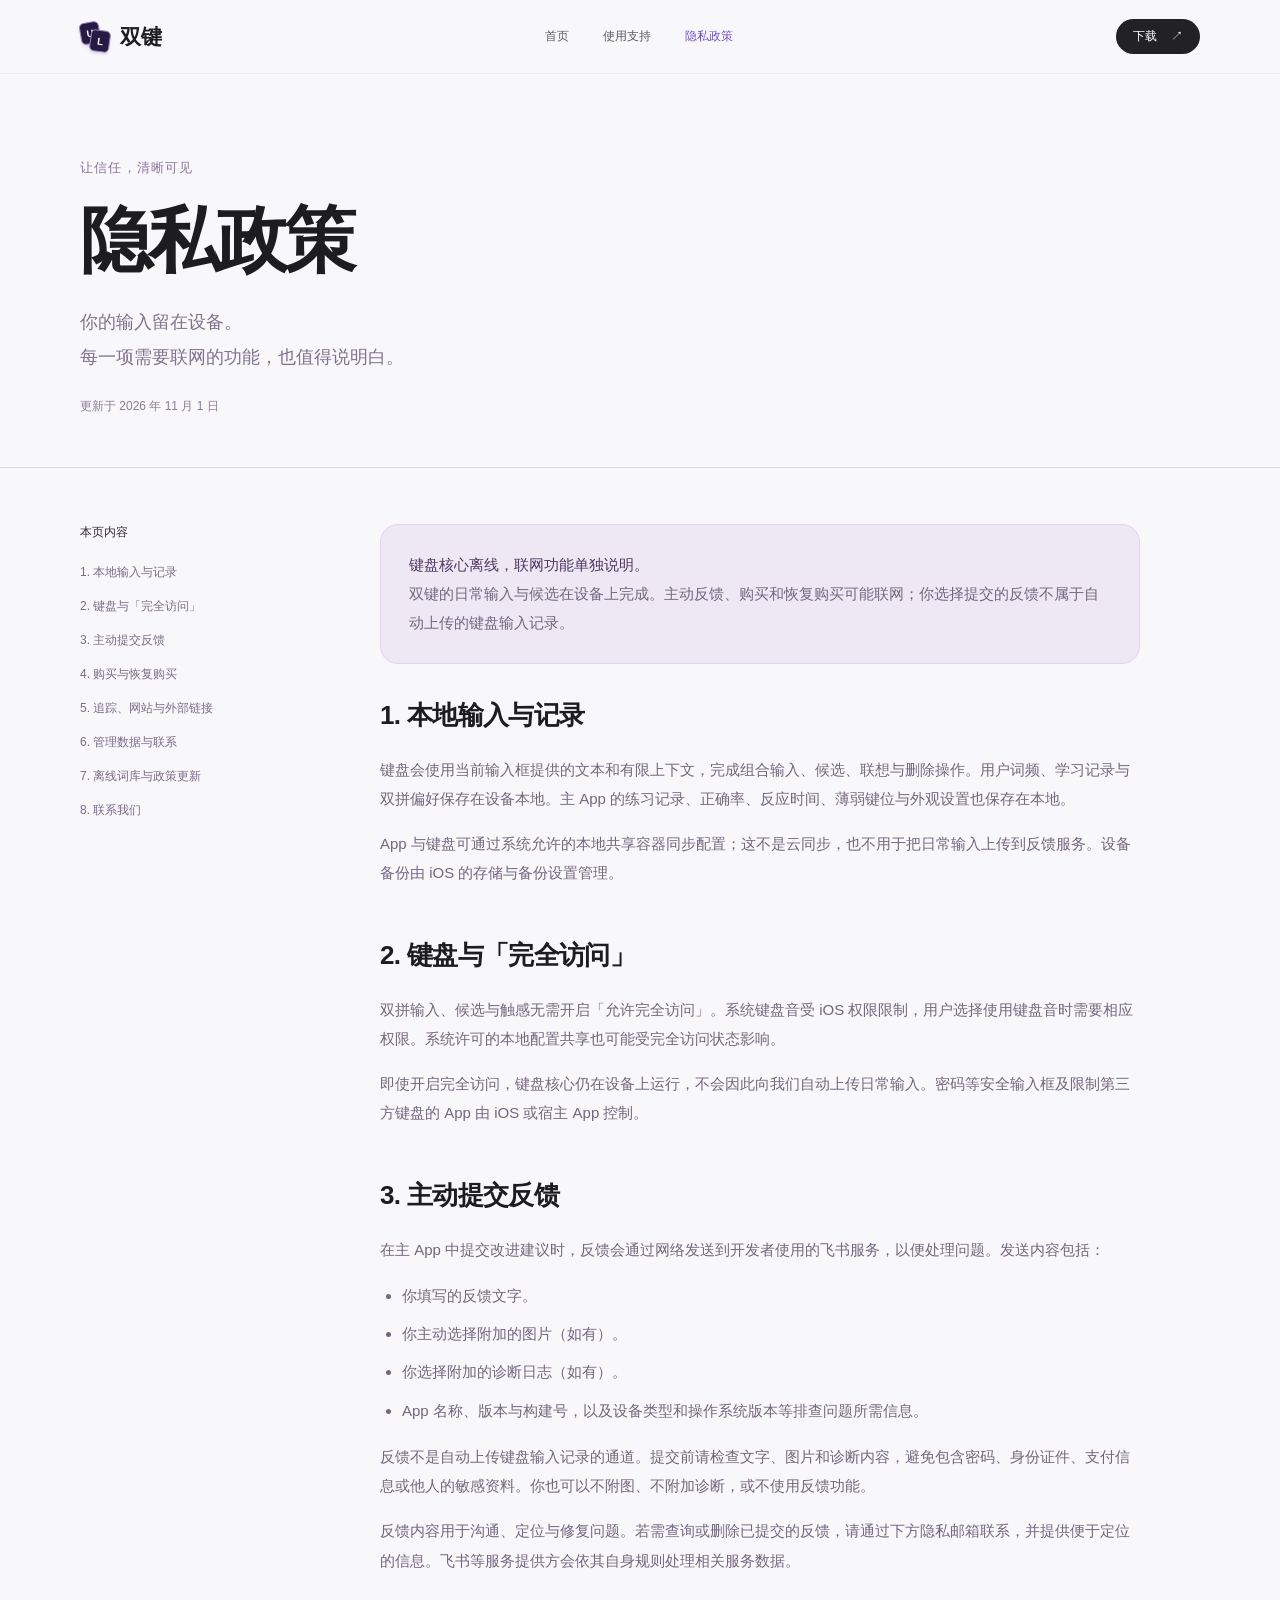
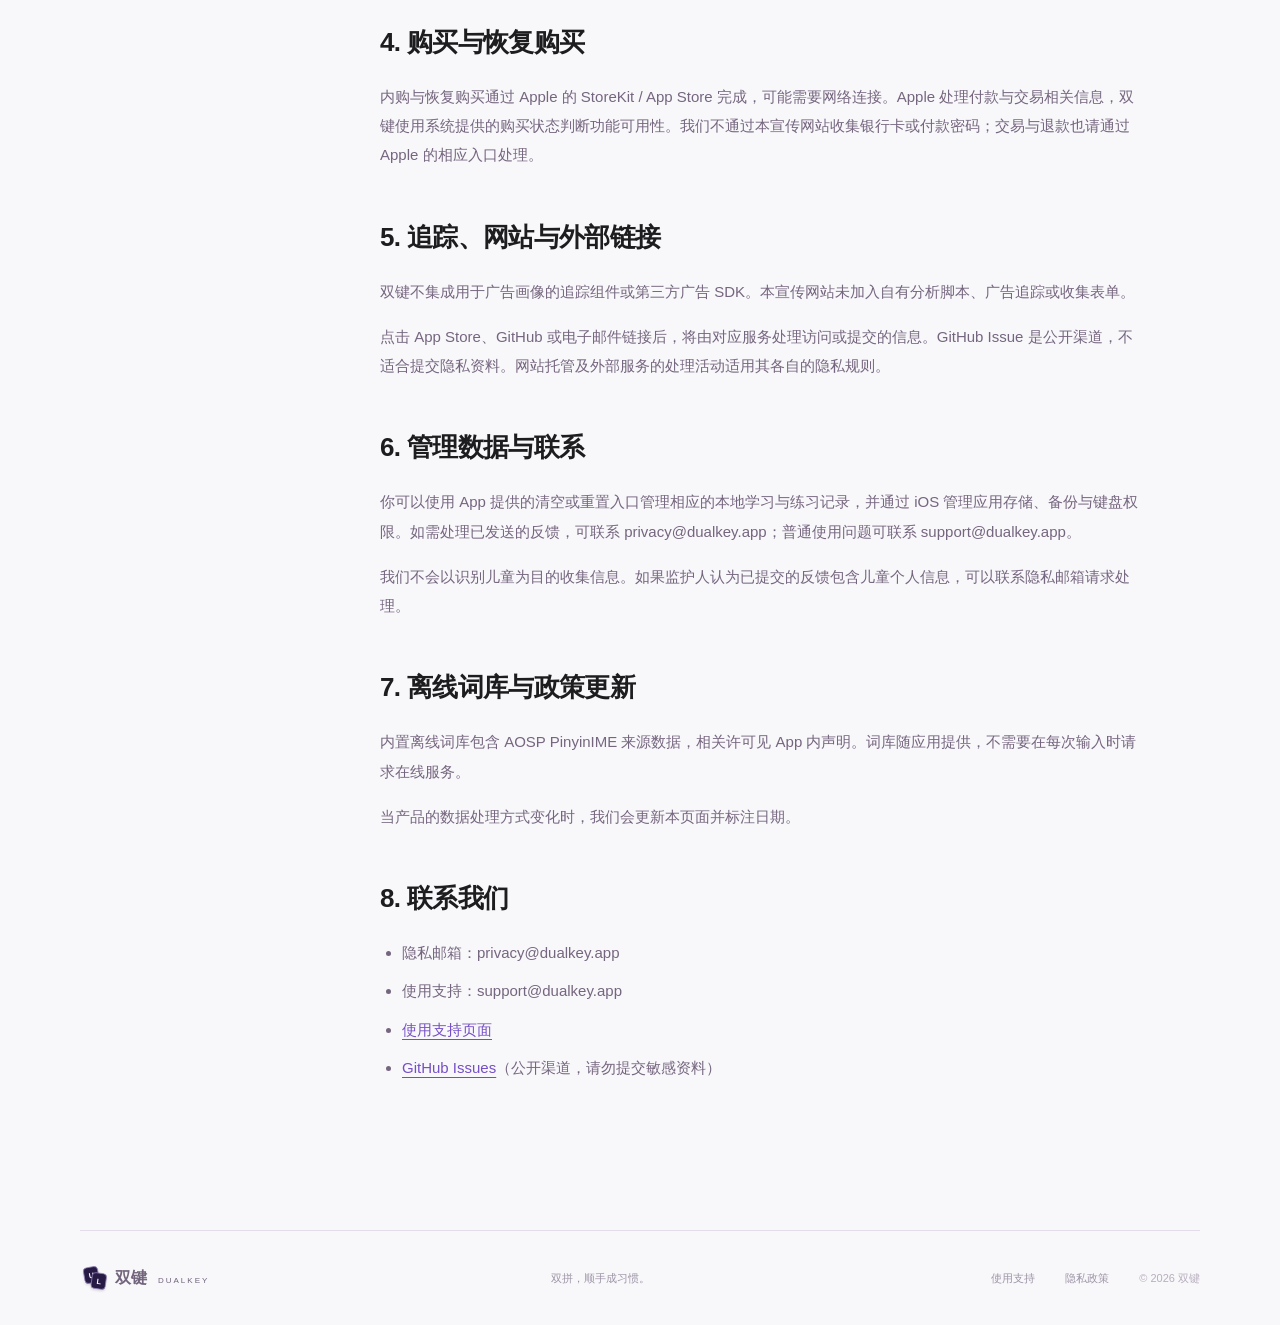
<file: site/privacy.html>
<!doctype html>
<html lang="zh-CN"><head><meta charset="utf-8"><meta name="viewport" content="width=device-width,initial-scale=1,viewport-fit=cover"><title>隐私政策 — 双键 DualKey</title><meta name="description" content="双键的本地输入、键盘权限、主动反馈与内购数据处理说明。"><meta name="theme-color" content="#f8f7fa"><link rel="icon" href="./assets/favicon.svg" type="image/svg+xml"><link rel="stylesheet" href="./style.css"><link rel="stylesheet" href="./documents.css"></head>
<body class="document-page"><a class="skip-link" href="#main">跳到主要内容</a><header class="site-header"><nav class="nav wrap" aria-label="主导航"><a class="brand" href="./"><span class="brand-symbol" aria-hidden="true"><i>U</i><i>L</i></span><span>双键</span></a><div class="nav-links"><a href="./">首页</a><a href="./support.html" >使用支持</a><a href="./privacy.html" aria-current="page">隐私政策</a></div><a class="nav-cta" href="https://apps.apple.com/cn/app/id6803302251" target="_blank" rel="noopener noreferrer">下载 <span aria-hidden="true">↗</span></a></nav></header>
<main id="main"><div class="document-hero"><div class="wrap"><p class="eyebrow">让信任，清晰可见</p><h1>隐私政策</h1><p class="document-intro">你的输入留在设备。<br>每一项需要联网的功能，也值得说明白。</p><p class="document-meta">更新于 2026 年 11 月 1 日</p></div></div><div class="document-layout wrap"><nav class="document-toc" aria-label="本页目录"><strong>本页内容</strong><a href="#privacy-1">1. 本地输入与记录</a><a href="#privacy-2">2. 键盘与「完全访问」</a><a href="#privacy-3">3. 主动提交反馈</a><a href="#privacy-4">4. 购买与恢复购买</a><a href="#privacy-5">5. 追踪、网站与外部链接</a><a href="#privacy-6">6. 管理数据与联系</a><a href="#privacy-7">7. 离线词库与政策更新</a><a href="#privacy-8">8. 联系我们</a></nav><article class="document-content"><div class="document-callout"><p><strong>键盘核心离线，联网功能单独说明。</strong><br>双键的日常输入与候选在设备上完成。主动反馈、购买和恢复购买可能联网；你选择提交的反馈不属于自动上传的键盘输入记录。</p></div><section id="privacy-1"><h2>1. 本地输入与记录</h2><p>键盘会使用当前输入框提供的文本和有限上下文，完成组合输入、候选、联想与删除操作。用户词频、学习记录与双拼偏好保存在设备本地。主 App 的练习记录、正确率、反应时间、薄弱键位与外观设置也保存在本地。</p><p>App 与键盘可通过系统允许的本地共享容器同步配置；这不是云同步，也不用于把日常输入上传到反馈服务。设备备份由 iOS 的存储与备份设置管理。</p></section><section id="privacy-2"><h2>2. 键盘与「完全访问」</h2><p>双拼输入、候选与触感无需开启「允许完全访问」。系统键盘音受 iOS 权限限制，用户选择使用键盘音时需要相应权限。系统许可的本地配置共享也可能受完全访问状态影响。</p><p>即使开启完全访问，键盘核心仍在设备上运行，不会因此向我们自动上传日常输入。密码等安全输入框及限制第三方键盘的 App 由 iOS 或宿主 App 控制。</p></section><section id="privacy-3"><h2>3. 主动提交反馈</h2><p>在主 App 中提交改进建议时，反馈会通过网络发送到开发者使用的飞书服务，以便处理问题。发送内容包括：</p><ul><li>你填写的反馈文字。</li><li>你主动选择附加的图片（如有）。</li><li>你选择附加的诊断日志（如有）。</li><li>App 名称、版本与构建号，以及设备类型和操作系统版本等排查问题所需信息。</li></ul><p>反馈不是自动上传键盘输入记录的通道。提交前请检查文字、图片和诊断内容，避免包含密码、身份证件、支付信息或他人的敏感资料。你也可以不附图、不附加诊断，或不使用反馈功能。</p><p>反馈内容用于沟通、定位与修复问题。若需查询或删除已提交的反馈，请通过下方隐私邮箱联系，并提供便于定位的信息。飞书等服务提供方会依其自身规则处理相关服务数据。</p></section><section id="privacy-4"><h2>4. 购买与恢复购买</h2><p>内购与恢复购买通过 Apple 的 StoreKit / App Store 完成，可能需要网络连接。Apple 处理付款与交易相关信息，双键使用系统提供的购买状态判断功能可用性。我们不通过本宣传网站收集银行卡或付款密码；交易与退款也请通过 Apple 的相应入口处理。</p></section><section id="privacy-5"><h2>5. 追踪、网站与外部链接</h2><p>双键不集成用于广告画像的追踪组件或第三方广告 SDK。本宣传网站未加入自有分析脚本、广告追踪或收集表单。</p><p>点击 App Store、GitHub 或电子邮件链接后，将由对应服务处理访问或提交的信息。GitHub Issue 是公开渠道，不适合提交隐私资料。网站托管及外部服务的处理活动适用其各自的隐私规则。</p></section><section id="privacy-6"><h2>6. 管理数据与联系</h2><p>你可以使用 App 提供的清空或重置入口管理相应的本地学习与练习记录，并通过 iOS 管理应用存储、备份与键盘权限。如需处理已发送的反馈，可联系 privacy@dualkey.app；普通使用问题可联系 support@dualkey.app。</p><p>我们不会以识别儿童为目的收集信息。如果监护人认为已提交的反馈包含儿童个人信息，可以联系隐私邮箱请求处理。</p></section><section id="privacy-7"><h2>7. 离线词库与政策更新</h2><p>内置离线词库包含 AOSP PinyinIME 来源数据，相关许可见 App 内声明。词库随应用提供，不需要在每次输入时请求在线服务。</p><p>当产品的数据处理方式变化时，我们会更新本页面并标注日期。</p></section><section id="privacy-8"><h2>8. 联系我们</h2><ul><li>隐私邮箱：privacy@dualkey.app</li><li>使用支持：support@dualkey.app</li><li><a href="https://zylcold.github.io/dualkey-site/support.html">使用支持页面</a></li><li><a href="https://github.com/zylcold/dualkey-site/issues">GitHub Issues</a>（公开渠道，请勿提交敏感资料）</li></ul></section></article></div></main>
<footer class="footer wrap"><a class="brand" href="./"><span class="brand-symbol" aria-hidden="true"><i>U</i><i>L</i></span><span>双键 <small>DUALKEY</small></span></a><p>双拼，顺手成习惯。</p><a href="./support.html">使用支持</a><a href="./privacy.html">隐私政策</a><span class="copyright">© 2026 双键</span></footer></body></html>
</file>
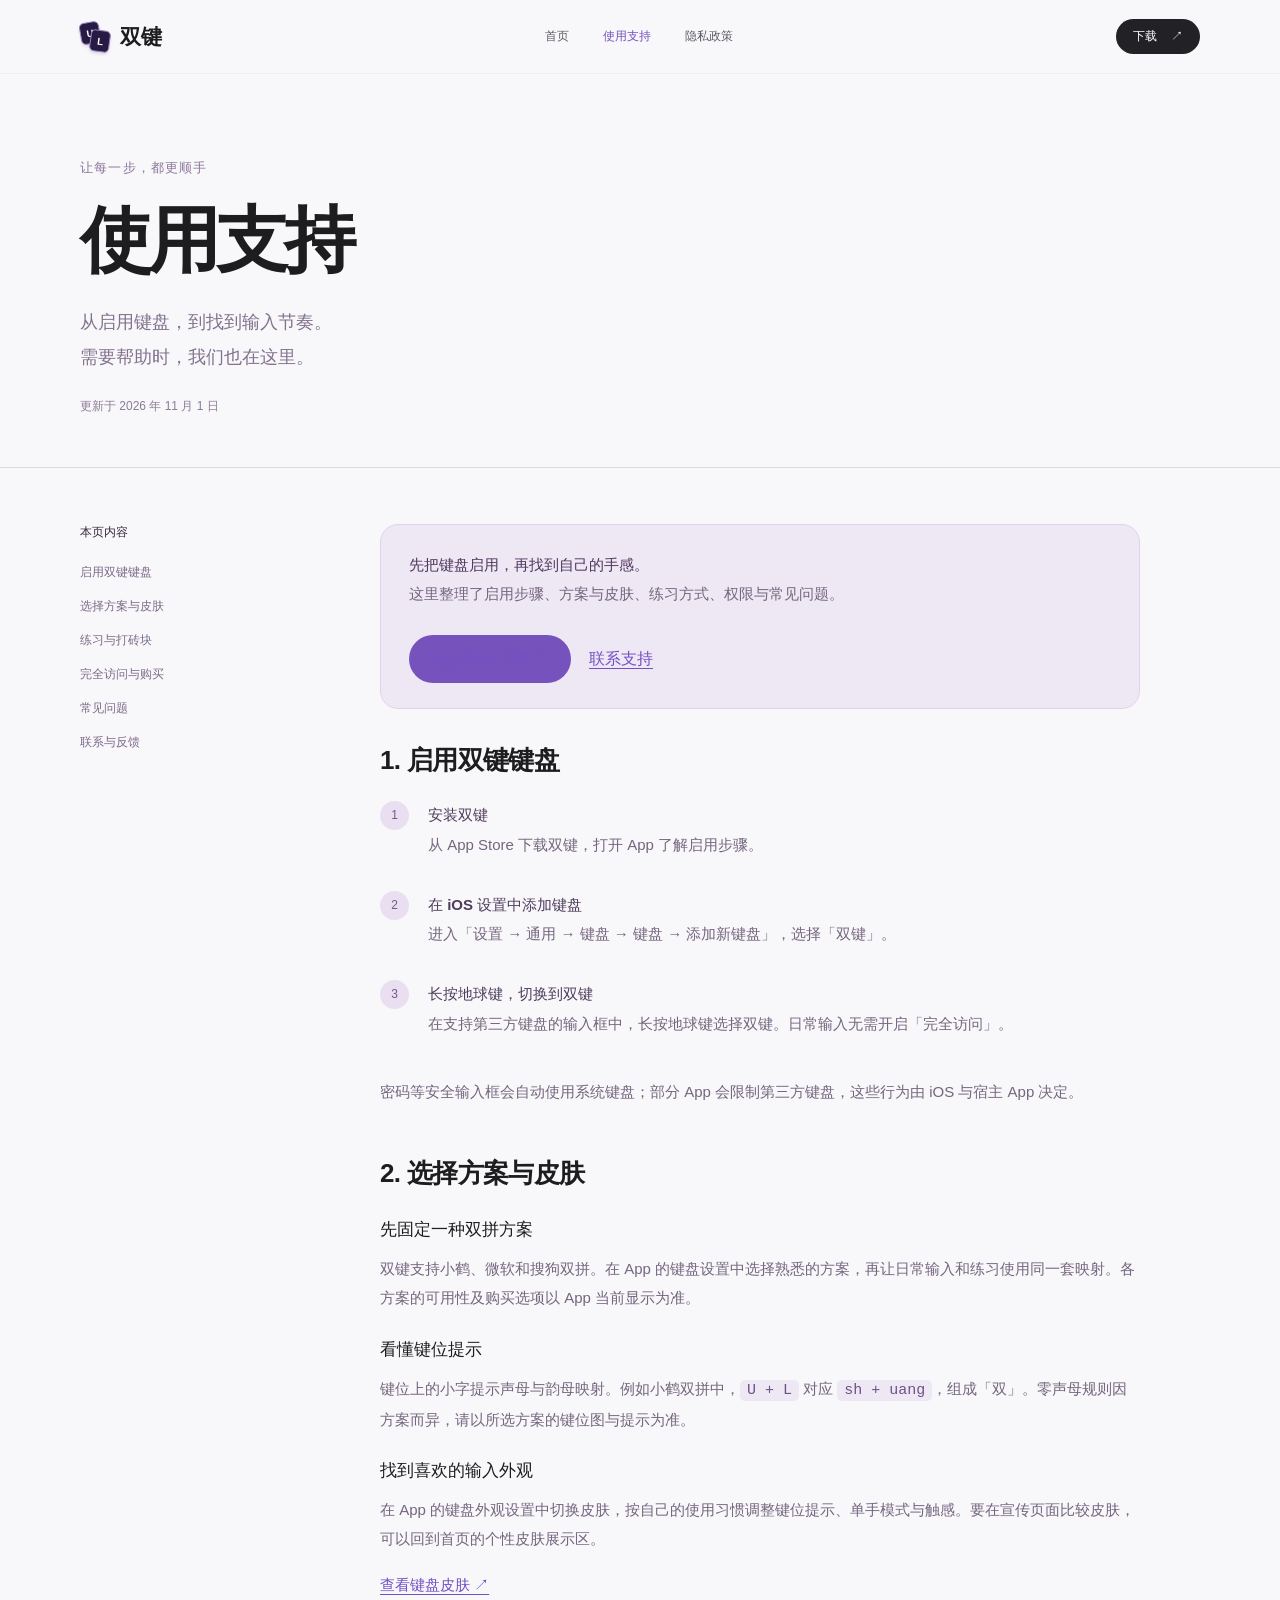
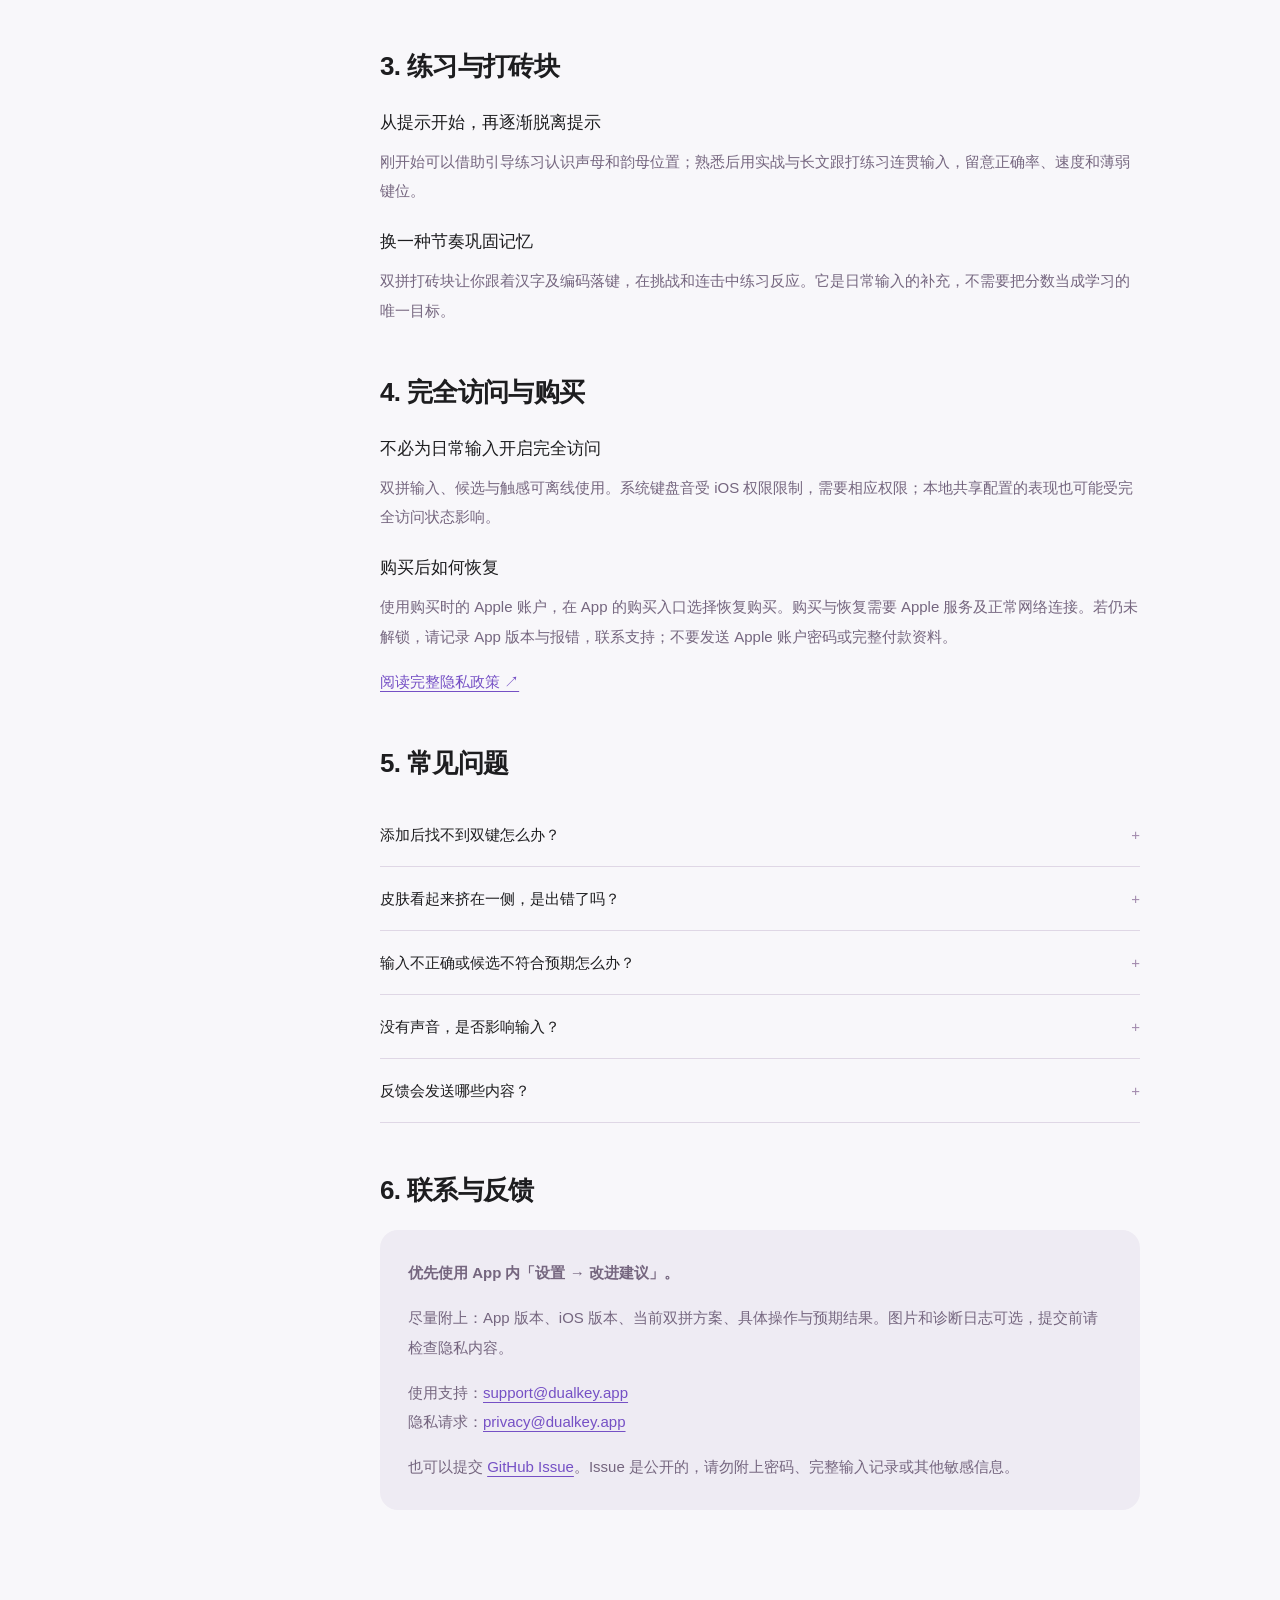
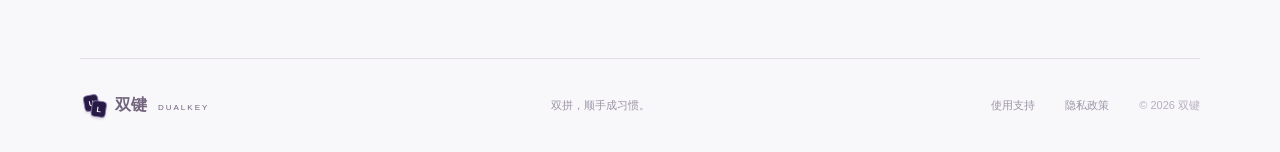
<file: site/support.html>
<!doctype html>
<html lang="zh-CN"><head><meta charset="utf-8"><meta name="viewport" content="width=device-width,initial-scale=1,viewport-fit=cover"><title>使用支持 — 双键 DualKey</title><meta name="description" content="双键启用指南、双拼方案与皮肤设置、练习方式、权限和常见问题。"><meta name="theme-color" content="#f8f7fa"><link rel="icon" href="./assets/favicon.svg" type="image/svg+xml"><link rel="stylesheet" href="./style.css"><link rel="stylesheet" href="./documents.css"></head>
<body class="document-page"><a class="skip-link" href="#main">跳到主要内容</a><header class="site-header"><nav class="nav wrap" aria-label="主导航"><a class="brand" href="./"><span class="brand-symbol" aria-hidden="true"><i>U</i><i>L</i></span><span>双键</span></a><div class="nav-links"><a href="./">首页</a><a href="./support.html" aria-current="page">使用支持</a><a href="./privacy.html" >隐私政策</a></div><a class="nav-cta" href="https://apps.apple.com/cn/app/id6803302251" target="_blank" rel="noopener noreferrer">下载 <span aria-hidden="true">↗</span></a></nav></header>
<main id="main"><div class="document-hero"><div class="wrap"><p class="eyebrow">让每一步，都更顺手</p><h1>使用支持</h1><p class="document-intro">从启用键盘，到找到输入节奏。<br>需要帮助时，我们也在这里。</p><p class="document-meta">更新于 2026 年 11 月 1 日</p></div></div><div class="document-layout wrap"><nav class="document-toc" aria-label="本页目录"><strong>本页内容</strong><a href="#enable">启用双键键盘</a><a href="#schemes">选择方案与皮肤</a><a href="#practice">练习与打砖块</a><a href="#permissions">完全访问与购买</a><a href="#troubleshooting">常见问题</a><a href="#contact">联系与反馈</a></nav><article class="document-content"><div class="document-callout"><p><strong>先把键盘启用，再找到自己的手感。</strong><br>这里整理了启用步骤、方案与皮肤、练习方式、权限与常见问题。</p><div class="document-actions"><a class="button button-purple" href="https://apps.apple.com/cn/app/id6803302251" target="_blank" rel="noopener noreferrer">App Store 下载 ↗</a><a href="mailto:support@dualkey.app">联系支持</a></div></div><section id="enable"><h2>1. 启用双键键盘</h2><ol class="support-steps"><li><strong>安装双键</strong><p>从 App Store 下载双键，打开 App 了解启用步骤。</p></li><li><strong>在 iOS 设置中添加键盘</strong><p>进入「设置 → 通用 → 键盘 → 键盘 → 添加新键盘」，选择「双键」。</p></li><li><strong>长按地球键，切换到双键</strong><p>在支持第三方键盘的输入框中，长按地球键选择双键。日常输入无需开启「完全访问」。</p></li></ol><p>密码等安全输入框会自动使用系统键盘；部分 App 会限制第三方键盘，这些行为由 iOS 与宿主 App 决定。</p></section><section id="schemes"><h2>2. 选择方案与皮肤</h2><h3>先固定一种双拼方案</h3><p>双键支持小鹤、微软和搜狗双拼。在 App 的键盘设置中选择熟悉的方案，再让日常输入和练习使用同一套映射。各方案的可用性及购买选项以 App 当前显示为准。</p><h3>看懂键位提示</h3><p>键位上的小字提示声母与韵母映射。例如小鹤双拼中，<code>U + L</code> 对应 <code>sh + uang</code>，组成「双」。零声母规则因方案而异，请以所选方案的键位图与提示为准。</p><h3>找到喜欢的输入外观</h3><p>在 App 的键盘外观设置中切换皮肤，按自己的使用习惯调整键位提示、单手模式与触感。要在宣传页面比较皮肤，可以回到首页的个性皮肤展示区。</p><p><a href="./#style">查看键盘皮肤 ↗</a></p></section><section id="practice"><h2>3. 练习与打砖块</h2><h3>从提示开始，再逐渐脱离提示</h3><p>刚开始可以借助引导练习认识声母和韵母位置；熟悉后用实战与长文跟打练习连贯输入，留意正确率、速度和薄弱键位。</p><h3>换一种节奏巩固记忆</h3><p>双拼打砖块让你跟着汉字及编码落键，在挑战和连击中练习反应。它是日常输入的补充，不需要把分数当成学习的唯一目标。</p></section><section id="permissions"><h2>4. 完全访问与购买</h2><h3>不必为日常输入开启完全访问</h3><p>双拼输入、候选与触感可离线使用。系统键盘音受 iOS 权限限制，需要相应权限；本地共享配置的表现也可能受完全访问状态影响。</p><h3>购买后如何恢复</h3><p>使用购买时的 Apple 账户，在 App 的购买入口选择恢复购买。购买与恢复需要 Apple 服务及正常网络连接。若仍未解锁，请记录 App 版本与报错，联系支持；不要发送 Apple 账户密码或完整付款资料。</p><p><a href="./privacy.html">阅读完整隐私政策 ↗</a></p></section><section id="troubleshooting"><h2>5. 常见问题</h2><details><summary>添加后找不到双键怎么办？</summary><p>先确认已安装 App，并在 iOS 的键盘列表中添加双键；关闭输入框后重新打开，再长按地球键切换。如果刚更新 App，可尝试重新打开 App 与输入界面。</p></details><details><summary>皮肤看起来挤在一侧，是出错了吗？</summary><p>请检查是否开启了单手模式。单手布局会把按键集中到一侧；希望使用完整宽度时，可在双键的键盘设置中切回常规布局。</p></details><details><summary>输入不正确或候选不符合预期怎么办？</summary><p>先确认当前双拼方案与习惯一致，再核对键位提示与编码。双键使用离线候选，不能保证每个专名或自由长句都命中预期；可以分段输入并选择候选。</p></details><details><summary>没有声音，是否影响输入？</summary><p>不会。键盘音是可选反馈。若希望使用声音，请检查 App 内键盘音选项、设备音量及系统权限；也可只使用触感。</p></details><details><summary>反馈会发送哪些内容？</summary><p>提交的文字、主动附加的图片、可选诊断日志，以及 App 与设备版本等问题排查信息，会发送到开发者使用的反馈服务。普通输入记录不会因此自动上传。发送前请检查敏感内容。</p></details></section><section id="contact"><h2>6. 联系与反馈</h2><div class="contact-box"><p><strong>优先使用 App 内「设置 → 改进建议」。</strong></p><p>尽量附上：App 版本、iOS 版本、当前双拼方案、具体操作与预期结果。图片和诊断日志可选，提交前请检查隐私内容。</p><p>使用支持：<a href="mailto:support@dualkey.app">support@dualkey.app</a><br>隐私请求：<a href="mailto:privacy@dualkey.app">privacy@dualkey.app</a></p><p>也可以提交 <a href="https://github.com/zylcold/dualkey-site/issues">GitHub Issue</a>。Issue 是公开的，请勿附上密码、完整输入记录或其他敏感信息。</p></div></section></article></div></main>
<footer class="footer wrap"><a class="brand" href="./"><span class="brand-symbol" aria-hidden="true"><i>U</i><i>L</i></span><span>双键 <small>DUALKEY</small></span></a><p>双拼，顺手成习惯。</p><a href="./support.html">使用支持</a><a href="./privacy.html">隐私政策</a><span class="copyright">© 2026 双键</span></footer></body></html>
</file>
<file: site/style.css>
@charset "UTF-8";
:root{--ink:#1d1d1f;--muted:#77757e;--purple:#7550c5;--paper:#f8f7fa;--ease:cubic-bezier(.22,1,.36,1)}
*{box-sizing:border-box}html{scroll-behavior:smooth;scroll-padding-top:80px}body{margin:0;background:var(--paper);color:var(--ink);font-family:-apple-system,BlinkMacSystemFont,"SF Pro Display","PingFang SC","Hiragino Sans GB","Noto Sans CJK SC","Microsoft Yahei",sans-serif;-webkit-font-smoothing:antialiased}body.modal-open{overflow:hidden}a{color:inherit;text-decoration:none}button{font:inherit;cursor:pointer}button,a{-webkit-tap-highlight-color:transparent}button:focus-visible,a:focus-visible,summary:focus-visible{outline:3px solid #a085ef;outline-offset:6px}button{border:0}img{max-width:100%;display:block;height:auto}h1,h2,h3,p{margin:0}h1,h2,h3{font-weight:650;letter-spacing:-.055em}button{letter-spacing:0}.wrap{width:min(1120px,calc(100% - 96px));margin-inline:auto}.mobile-only{display:none}.skip-link{position:fixed;top:-60px;left:20px;background:#fff;padding:12px;z-index:100}.skip-link:focus{top:10px}
.site-header{position:sticky;top:0;z-index:30;background:#f8f7fae6;backdrop-filter:blur(22px);border-bottom:1px solid #1d1d1f0b}.nav{height:73px;display:flex;align-items:center;justify-content:space-between}.brand{display:flex;align-items:center;gap:10px;font-size:21px;font-weight:650;letter-spacing:-.5px}.brand-symbol{width:30px;height:30px;display:inline-block;position:relative}.brand-symbol i{font-style:normal;position:absolute;background:#271b46;color:white;border:1px solid #9582b6;border-radius:5px;width:20px;height:22px;display:grid;place-items:center;font-size:10px;box-shadow:0 2px 3px #1b0c3520}.brand-symbol i:first-child{left:0;top:0;transform:rotate(-10deg)}.brand-symbol i:last-child{right:0;bottom:0;transform:rotate(8deg)}.nav-links{display:flex;gap:34px;align-items:center;font-size:12px;color:#5e5a64}.nav-links a:hover{color:var(--purple)}.nav-cta{font-size:12px;padding:9px 17px;color:#fff;background:#222125;border-radius:25px;display:flex;gap:14px;align-items:center;transition:background .25s}.nav-cta:hover{background:var(--purple)}
.hero{position:relative;overflow:hidden;min-height:1080px;background:radial-gradient(ellipse at 50% 76%,#ede7f6 0%,#f8f7fa 48%)}.hero-copy{position:relative;z-index:2;text-align:center;padding-top:73px}.eyebrow{font-size:13px;font-weight:550;letter-spacing:.09em}.hero-eyebrow{display:flex;align-items:center;justify-content:center;gap:9px;color:#777080}.tiny-key{border-radius:5px;padding:4px 5px;box-shadow:0 2px 6px #3a264d10;border:1px solid #ddd5e7;color:#6a527b;line-height:1;background:#fefcff;font-size:10px}.hero h1{font-size:clamp(66px,7.6vw,104px);line-height:1.14;margin-top:25px;letter-spacing:-.07em}.hero h1 span{background:linear-gradient(110deg,#2e1b4d 3%,#654d99 40%,#ab8bcc 90%);-webkit-background-clip:text;background-clip:text;color:transparent}.hero-intro{color:#89828f;font-size:21px;letter-spacing:.035em;margin-top:24px;font-weight:400}.hero-actions{display:flex;justify-content:center;align-items:center;gap:30px;margin-top:28px}.button{display:inline-flex;align-items:center;justify-content:center;gap:25px;font-size:14px;font-weight:500;padding:15px 25px;border-radius:40px;transition:transform .3s,background .3s}.button:hover{transform:translateY(-2px)}.button-dark{background:#252228;color:#fff}.button-dark:hover{background:#594171}.button-purple{background:#7652bd;color:white}.button-purple:hover{background:#6842af}.text-button{background:transparent;color:var(--purple);display:inline-flex;gap:12px;align-items:center;font-size:14px;padding:5px 0}.text-button:hover{color:#9d77d7}.play-small{width:20px;height:20px;border:1px solid #9477ba;border-radius:50%;display:grid;place-items:center;font-size:7px;padding-left:1px}.hero-art{position:relative;width:min(1050px,92vw);margin:-15px auto 0;height:480px}.hero-art img{position:relative;width:810px;margin:auto;transform:rotate(-7deg) translateY(-10px);animation:float 8s ease-in-out infinite;filter:drop-shadow(0 36px 38px #49326017)}.hero-halo{position:absolute;width:640px;max-width:90%;height:190px;bottom:20px;left:50%;transform:translateX(-50%);border-radius:50%;background:#d4c4e7;filter:blur(65px);opacity:.25}.art-caption{position:absolute;left:50%;bottom:-4px;transform:translateX(-50%);font-size:12px;letter-spacing:.16em;color:#968b9f}.hero-bottom{border-top:1px solid #34233f13;position:relative;margin-top:38px;display:flex;justify-content:space-between;align-items:center;padding:25px 0;color:#918896;font-size:12px}.hero-bottom span{font-size:13px;font-weight:600;color:#5e5367}.hero-bottom em{font-size:9px;font-style:normal;letter-spacing:3px;margin-left:13px;font-weight:400;color:#a79cab}.hero-bottom p{position:absolute;left:50%;transform:translateX(-50%)}.scroll-cue{border:1px solid #cfc6d8;border-radius:50%;height:29px;width:29px;display:grid;place-items:center;font-size:15px}
.section-dark{background:#101014;color:#f5f3f8}.input-section{padding:130px 0 105px}.section-heading h2,.style-copy h2{font-size:clamp(48px,5.3vw,70px);line-height:1.16;margin-top:22px}.section-heading h2 span{color:#a49aae}.section-dark .eyebrow{color:#a493ba}.section-intro{font-size:18px;line-height:1.9;color:#8f8a96;letter-spacing:-.015em;margin-top:25px}.input-section .section-intro{color:#9d97a5}.input-demo{margin-top:67px;border-top:1px solid #ffffff22;border-bottom:1px solid #ffffff22;padding:26px 0 28px}.demo-top,.demo-bottom{display:flex;justify-content:space-between;align-items:center}.demo-top>span{color:#7c7487;font-size:12px}.word-switch{display:flex;padding:4px;background:#222026;border-radius:25px;gap:2px}.word-switch button{background:transparent;color:#8d8498;width:46px;height:31px;border-radius:20px;font-size:13px;transition:all .3s}.word-switch button.active{background:#51406b;color:#f7f0ff}.demo-flow{display:flex;gap:48px;align-items:center;justify-content:center;padding:60px 0 67px}.demo-key{position:relative;border:1px solid #695880;border-radius:25px;width:164px;height:180px;display:flex;flex-direction:column;align-items:center;justify-content:center;background:linear-gradient(150deg,#342846,#21192d);box-shadow:inset 0 2px 2px #b799dc17,0 10px 0 #130e1b,0 12px 0 #65527766,0 22px 24px #0003;transition:transform .22s,box-shadow .22s,background .22s}.demo-key b{font-family:Arial,sans-serif;font-weight:400;font-size:67px;line-height:1}.demo-key>span{font-size:19px;color:#c9b4e1;margin-top:10px}.demo-key small{position:absolute;font-size:11px;font-weight:400;color:#73677f;bottom:-40px}.demo-plus,.demo-equals{font-size:29px;font-weight:200;color:#676071}.demo-key.pressed{transform:translateY(7px);background:linear-gradient(150deg,#755397,#47325f);box-shadow:inset 0 2px 15px #e6b8ff20,0 2px 0 #130e1b,0 3px 0 #9675bb99,0 8px 16px #0003}.demo-result{width:150px;text-align:center;transition:transform .4s,opacity .4s}.demo-result b{font-size:107px;font-weight:500;line-height:1.2;color:#d5beec}.demo-result span{display:block;font-size:17px;color:#81728f;margin-top:12px}.demo-result.flash{transform:scale(1.12)}.demo-bottom p{font-size:13px;color:#877e91}.text-button.light{color:#c6a8e9;font-size:12px}.input-details{display:grid;grid-template-columns:repeat(3,1fr);margin-top:45px;gap:40px}.input-details strong{font-size:16px;font-weight:500}.input-details p{font-size:13px;color:#88828f;margin-top:13px;line-height:1.8}
.style-section{padding:150px 0 145px;background:#f6f4f8;overflow:hidden;transition:background .6s}.style-section[data-theme=forest]{background:#f2f5f0}.style-section[data-theme=mechanical]{background:#f4f4f3}.style-layout{display:grid;grid-template-columns:.85fr 1.15fr;gap:70px;align-items:center}.style-copy .eyebrow{color:#95849e}.style-copy h2 span{color:#8c709f}.style-copy .section-intro{font-size:16px;line-height:1.95}.swatches{display:flex;gap:13px;margin-top:35px}.swatch{width:32px;height:32px;display:grid;place-items:center;background:transparent;border-radius:50%;border:1px solid transparent;transition:border-color .25s}.swatch span{display:block;width:22px;height:22px;border-radius:50%;box-shadow:inset 0 1px 3px #0002}.swatch.purple span{background:linear-gradient(145deg,#725b96,#261d38)}.swatch.forest span{background:linear-gradient(145deg,#f3f0e6,#91ad87)}.swatch.mechanical span{background:linear-gradient(145deg,#acadb0 45%,#eea400 46%,#eea400 70%,#00899b 71%)}.swatch.outline span{background:#102419;border:2px solid #578466}.swatch.classic span{background:linear-gradient(135deg,#fff 50%,#171717 51%);border:1px solid #bbb}.swatch.selected{border-color:#8e7b9c}.swatch:hover{border-color:#aaa}.skin-name{font-size:13px;margin-top:19px;color:#5c4d69}.skin-name span{display:block;font-size:12px;margin-top:7px;color:#7c7186}.keyboard-stage{position:relative;min-height:480px;display:flex;flex-direction:column;justify-content:center;align-items:center}.keyboard-stage img{width:100%;height:auto;aspect-ratio:588/530;object-fit:contain;border-radius:34px;transform:rotate(-3deg);box-shadow:4px 28px 38px #25202c25;position:relative;transition:opacity .2s,transform .5s}.keyboard-stage img.switching{opacity:0;transform:rotate(-1deg) translateY(5px)}.keyboard-aura{position:absolute;inset:5%;border-radius:50%;background:#d6cae5;filter:blur(55px);opacity:.55;transition:background .6s}.style-section[data-theme=forest] .keyboard-aura{background:#d8e4c9}.style-section[data-theme=mechanical] .keyboard-aura{background:#e5d5bc}.stage-caption{margin-top:42px;font-size:11px;color:#a29aa8;letter-spacing:.06em}
.practice-section{background:#efeff1;padding:125px 0 120px}.practice-section .eyebrow{color:#8d8398}.practice-section .section-heading{margin-bottom:58px}.practice-section .section-heading h2 span{color:#9c92a6;margin-left:15px}.practice-grid{display:grid;grid-template-columns:1fr 1fr;gap:25px}.practice-card{overflow:hidden;position:relative;border-radius:28px;min-height:800px}.follow-card{background:linear-gradient(145deg,#fff,#e7e3ee)}.card-copy{padding:45px 43px 0;position:relative;z-index:2}.card-eyebrow{font-size:12px;color:#92809e}.card-copy h3{font-size:40px;line-height:1.25;margin-top:18px}.card-copy p{font-size:13px;line-height:1.9;color:#786f81;margin-top:18px}.phone-shell{border-radius:28px;overflow:hidden;width:250px;box-shadow:0 25px 50px #0002;transform:rotate(7deg);margin:37px auto -105px;outline:1px solid #ffffff26;outline-offset:3px}.phone-shell img{width:100%;height:auto}.game-card{background:radial-gradient(ellipse at 65% 55%,#312942,#15131c 80%);color:#f7f4fc}.game-card .card-eyebrow{color:#aa92c9}.game-card h3 span{color:#b29bc9}.game-card .card-copy p{color:#9d8eaf}.game-card .phone-shell{transform:rotate(-7deg)}.card-note{position:absolute;bottom:0;left:0;width:100%;padding:35px 40px 24px;background:linear-gradient(transparent,#e9e5ef 60%);font-size:11px;letter-spacing:.06em;color:#8e7da1;display:flex;align-items:center;gap:7px}.game-card .card-note{background:linear-gradient(transparent,#18141e 60%);color:#aa95c1}.note-dot{height:5px;width:5px;border-radius:50%;background:currentColor}
.privacy-section{text-align:center;padding:120px 0 105px;background:#f8f7fa}.privacy-section .lock-icon{width:45px;height:45px;margin:0 auto 24px;color:#9b7cb5}.lock-icon svg{width:100%;height:100%}.privacy-section .eyebrow{color:#91829f}.privacy-section h2{font-size:clamp(45px,5vw,65px);line-height:1.25;margin-top:22px}.privacy-section h2 span{color:#9b80b1}.privacy-section .section-intro{font-size:16px;line-height:1.95}.privacy-section .text-button{margin-top:22px;font-size:13px}
.film-section{padding:10px 0 125px}.film-banner{border-radius:28px;position:relative;overflow:hidden;min-height:410px;background:#0a0611}.film-banner>img{width:100%;height:440px;object-fit:cover;object-position:20% 50%;opacity:.5;transform:scale(1.05)}.film-overlay{position:absolute;inset:0;padding:62px;background:linear-gradient(90deg,#09050fdd,#09050f40 65%,transparent)}.film-overlay .eyebrow{color:#b49ec8;font-size:11px}.film-overlay h2{color:#f7f3fa;font-size:52px;line-height:1.2;margin-top:17px}.film-play{margin-top:27px;background:#e7dbf61a;color:#f2e7fc;border:1px solid #bfa0e046;border-radius:25px;font-size:12px;padding:12px 20px;display:flex;gap:13px;align-items:center;backdrop-filter:blur(10px);transition:background .3s}.film-play:hover{background:#b791e344}.film-play span{font-size:9px}
.faq-section{padding-bottom:125px;display:grid;grid-template-columns:.85fr 1.15fr;gap:65px}.faq-title .eyebrow{color:#9d90a8}.faq-title h2{font-size:33px;margin-top:20px}.faq-list details{border-bottom:1px solid #dfdbe4;padding:24px 0}.faq-list details:first-child{padding-top:0}.faq-list summary{list-style:none;display:flex;justify-content:space-between;align-items:center;gap:20px;font-size:14px;cursor:pointer;line-height:1.6}.faq-list summary::-webkit-details-marker{display:none}.faq-list summary>span{font-size:21px;font-weight:300;color:#a196ac;transition:transform .25s}.faq-list details[open] summary>span{transform:rotate(45deg)}.faq-list details p{font-size:13px;line-height:1.95;color:#8c8295;padding:17px 30px 0 0}
.closing{padding:95px 0 105px;text-align:center;background:linear-gradient(135deg,#e9e2f0,#efebf5 50%,#e8dfef);position:relative;overflow:hidden}.closing-icon{transform:scale(1.6);margin-bottom:34px}.closing h2{font-size:60px;line-height:1.2}.closing h2 span{color:#806391}.closing p{color:#786584;font-size:15px;line-height:1.9;margin-top:22px}.closing .button{margin-top:30px}.guide-link{display:flex;margin:16px auto 0;font-size:12px}.closing-meta{display:block;font-size:10px;color:#a799af;letter-spacing:.06em;margin-top:18px}.footer{display:flex;align-items:center;gap:30px;padding-top:32px;padding-bottom:32px;color:#9d95a6;font-size:11px}.footer .brand{font-size:16px;margin-right:auto;color:#71647c}.footer .brand-symbol{transform:scale(.75);margin-right:-5px}.footer .brand small{font-size:8px;font-weight:400;letter-spacing:2px;margin-left:8px}.footer>p{margin-right:auto}.copyright{color:#b7aebe}
dialog{border:0;padding:0;max-height:90dvh;overflow:auto;border-radius:25px;color:var(--ink);box-shadow:0 25px 120px #0005}dialog::backdrop{background:#121017bf;backdrop-filter:blur(15px)}.film-dialog{width:min(1100px,94vw);background:#100c16}.film-dialog video{width:100%;display:block;max-height:70dvh;background:black}.film-dialog p{padding:20px 25px;font-size:12px;color:#b0a0c0;letter-spacing:.04em}.dialog-close{width:33px;height:33px;border-radius:50%;background:#ffffffde;color:#332e3b;position:absolute;right:15px;top:15px;font-size:23px;line-height:1;z-index:2;box-shadow:0 2px 12px #0002}.guide-dialog{width:min(530px,92vw);background:#f8f7fa;padding:45px}.guide-dialog>.brand-symbol{margin-bottom:25px;transform:scale(1.25)}.guide-dialog .eyebrow{color:#a08aaf;font-size:11px}.guide-dialog h2{font-size:32px;margin-top:13px}.guide-dialog ol{list-style:none;padding:0;display:grid;gap:24px;margin:35px 0 25px}.guide-dialog li{display:flex;gap:16px}.guide-dialog li>span{width:25px;height:25px;flex-shrink:0;background:#ebe3f2;color:#9071a8;font-size:12px;display:grid;place-items:center;border-radius:50%}.guide-dialog li strong{font-size:14px;font-weight:550}.guide-dialog li p{font-size:12px;line-height:1.9;color:#94899f;margin-top:8px}.guide-note{font-size:11px;color:#7e7288;margin-bottom:25px}.guide-done{font-size:12px;width:100%}
.reveal{opacity:1;transform:none}.js-motion .reveal{opacity:0;transform:translateY(35px);transition:opacity 1s var(--ease),transform 1s var(--ease)}.js-motion .reveal.visible{opacity:1;transform:translateY(0)}
@keyframes float{0%,100%{transform:rotate(-7deg) translateY(-10px)}50%{transform:rotate(-5deg) translateY(-27px)}}
@media(min-width:1500px){.hero{min-height:1160px}.hero-copy{padding-top:90px}.hero-art{margin-top:0;height:500px}.hero-art img{width:850px}.hero-bottom{margin-top:45px}}
@media(max-width:1000px){.wrap{width:calc(100% - 64px)}.hero{min-height:1010px}.hero-art{height:460px}.hero-art img{width:760px}.style-layout{gap:36px;grid-template-columns:.85fr 1.15fr}.style-copy h2{font-size:52px}.style-copy .section-intro{font-size:14px}.keyboard-stage{min-height:400px}.demo-flow{gap:30px}.practice-card{min-height:760px}.card-copy{padding:35px 30px 0}.card-copy h3{font-size:34px}.card-copy p{font-size:12px}.phone-shell{width:240px}.faq-section{gap:40px}.faq-title h2{font-size:28px}.footer>p{display:none}}
@media(max-width:700px){html{scroll-padding-top:70px}.wrap{width:calc(100% - 44px)}.nav{height:63px}.brand{font-size:19px}.nav-links{gap:18px;font-size:10px}.nav-links a:first-child{display:none}.nav-cta{font-size:10px;gap:8px;padding:8px 11px}.hero{min-height:825px}.hero-copy{padding-top:60px}.hero-eyebrow{font-size:10px;gap:7px}.hero h1{font-size:64px;margin-top:27px;line-height:1.18;letter-spacing:-.065em}.hero-intro{font-size:17px;line-height:1.65;margin-top:22px}.hero-intro .mobile-only{display:none}.hero-actions{gap:25px;margin-top:25px}.button{font-size:12px;padding:13px 21px;gap:18px}.text-button{font-size:12px}.hero-art{width:100%;height:320px;margin-top:5px}.hero-art img{width:550px;max-width:122%;position:absolute;left:50%;margin-left:-61%;top:0}.hero-halo{width:95%;height:120px;bottom:40px}.art-caption{bottom:0;font-size:10px;white-space:nowrap}.hero-bottom{margin-top:32px;padding:18px 0}.hero-bottom span{font-size:11px}.hero-bottom em{font-size:8px;margin-left:8px;letter-spacing:2px}.hero-bottom p{display:none}.scroll-cue{height:25px;width:25px}.input-section{padding:83px 0 73px}.eyebrow{font-size:11px}.section-heading h2,.style-copy h2{font-size:48px;line-height:1.2;margin-top:20px}.section-intro{font-size:14px;margin-top:23px;line-height:1.9}.input-demo{margin-top:40px;padding:20px 0 22px}.demo-top>span{font-size:9px}.word-switch{padding:3px}.word-switch button{width:34px;height:26px;font-size:11px}.demo-flow{gap:13px;padding:43px 0 55px}.demo-key{width:84px;height:103px;border-radius:16px;box-shadow:inset 0 1px 2px #b799dc17,0 6px 0 #130e1b,0 7px 0 #65527766,0 15px 16px #0003}.demo-key b{font-size:39px}.demo-key>span{font-size:12px;margin-top:6px}.demo-key small{font-size:9px;bottom:-28px}.demo-plus,.demo-equals{font-size:18px}.demo-result{width:65px}.demo-result b{font-size:61px}.demo-result span{font-size:11px;margin-top:8px}.demo-bottom p{font-size:10px}.text-button.light{font-size:10px}.input-details{grid-template-columns:1fr;gap:24px;margin-top:33px}.input-details>div{display:flex;align-items:baseline;gap:22px}.input-details strong{font-size:12px;flex-shrink:0}.input-details p{font-size:11px;margin-top:0}.style-section{padding:80px 0 70px}.style-layout{grid-template-columns:1fr;gap:30px}.style-copy .section-intro{font-size:14px}.style-copy .section-intro br:last-child{display:none}.swatches{margin-top:25px}.skin-name{font-size:12px}.skin-name span{display:inline;margin-left:13px;font-size:11px}.keyboard-stage{min-height:340px;margin:0 7px}.keyboard-stage img{width:92%;border-radius:27px}.stage-caption{font-size:9px;margin-top:33px}.practice-section{padding:78px 0 75px}.practice-section .section-heading h2 span{margin-left:0;display:inline-block}.mobile-only{display:inline}.practice-section .section-heading{margin-bottom:35px}.practice-grid{grid-template-columns:1fr;gap:20px}.practice-card{min-height:760px;border-radius:23px}.card-copy{padding:32px 30px 0}.card-copy h3{font-size:36px}.card-copy p{font-size:12px;line-height:1.9;margin-top:15px}.card-eyebrow{font-size:11px}.phone-shell{width:235px;margin-top:30px}.card-note{padding:35px 30px 20px;font-size:10px}.privacy-section{padding:80px 0 70px}.privacy-section h2{font-size:45px}.privacy-section .section-intro{font-size:13px}.privacy-section .lock-icon{width:38px;height:38px}.film-section{padding-bottom:80px}.film-banner{min-height:370px;border-radius:23px}.film-banner>img{height:370px;object-position:45% center;opacity:.42}.film-overlay{padding:39px 29px;background:linear-gradient(90deg,#09050fbb,#09050f10)}.film-overlay h2{font-size:42px;margin-top:20px}.film-play{margin-top:28px;font-size:11px;padding:11px 17px}.faq-section{grid-template-columns:1fr;gap:36px;padding-bottom:80px}.faq-title h2{font-size:29px;margin-top:16px}.faq-list summary{font-size:12px}.faq-list details{padding:20px 0}.faq-list details p{font-size:12px}.closing{padding:70px 0 77px}.closing h2{font-size:48px}.closing p{font-size:13px}.closing-meta{font-size:9px}.closing-icon{margin-bottom:30px;transform:scale(1.4)}.footer{padding-top:25px;padding-bottom:25px;gap:15px;flex-wrap:wrap}.footer .brand{font-size:14px}.footer .brand small{display:none}.footer>a:last-of-type,.copyright{font-size:9px}.guide-dialog{padding:35px 27px}.guide-dialog h2{font-size:29px}.film-dialog{border-radius:16px}.film-dialog p{font-size:10px;padding:15px}.dialog-close{width:28px;height:28px;font-size:20px;right:10px;top:10px}}
@media(max-width:370px){.hero h1{font-size:56px}.nav-links{display:none}.hero{min-height:790px}.hero-art{height:285px}.section-heading h2,.style-copy h2{font-size:43px}.demo-flow{gap:9px}.demo-key{width:76px}.practice-card{min-height:750px}.privacy-section h2{font-size:40px}}
@media(prefers-reduced-motion:reduce){html{scroll-behavior:auto}*,*::before,*::after{animation:none!important;transition:none!important}.js-motion .reveal{opacity:1;transform:none}}
</file>
<file: site/documents.css>
.document-page{background:#f8f7fa}.document-hero{padding:85px 0 52px;border-bottom:1px solid #ded8e4}.document-hero .eyebrow{color:#8c769b}.document-hero h1{font-size:clamp(44px,6vw,72px);margin-top:20px;line-height:1.2}.document-hero .document-intro{font-size:18px;color:#82728e;line-height:1.9;margin-top:22px;max-width:700px}.document-meta{font-size:12px;color:#8c7c97;margin-top:24px}.document-layout{display:grid;grid-template-columns:230px 1fr;gap:70px;padding-top:56px;padding-bottom:100px;align-items:start}.document-toc{position:sticky;top:108px;display:grid;gap:17px;font-size:12px;color:#7d6a89}.document-toc strong{color:#33273d;font-weight:550;margin-bottom:6px}.document-toc a:hover{color:#7550c5}.document-content{min-width:0;max-width:760px}.document-content section{scroll-margin-top:100px;margin-bottom:48px}.document-content h2{font-size:26px;letter-spacing:-.025em;line-height:1.5;margin-bottom:20px}.document-content h3{font-size:17px;letter-spacing:0;margin:25px 0 13px;font-weight:550}.document-content p,.document-content li{font-size:15px;line-height:1.95;color:#75667f;overflow-wrap:anywhere}.document-content p+p{margin-top:16px}.document-content ul,.document-content ol{padding-left:22px;margin:17px 0}.document-content li+li{margin-top:9px}.document-content a{color:#7550c5;text-decoration:underline;text-underline-offset:4px}.document-callout{padding:25px 28px;background:#eee8f4;border-radius:18px;border:1px solid #dfd3e9;margin-bottom:32px}.document-callout strong{color:#503660;font-weight:550}.document-content details{border-bottom:1px solid #dfd7e5;padding:18px 0}.document-content summary{cursor:pointer;line-height:1.8;font-size:15px;font-weight:500;list-style:none;display:flex;justify-content:space-between;gap:15px}.document-content summary::after{content:'+';color:#a28aad}.document-content details[open] summary::after{content:'−'}.document-content details p{font-size:14px;margin-top:14px}.document-actions{display:flex;flex-wrap:wrap;gap:18px;align-items:center;margin-top:27px}.contact-box{background:#eeebf3;padding:28px;border-radius:18px}.document-content .contact-box a{overflow-wrap:anywhere}.document-page .footer{border-top:1px solid #e4dce9}.document-page .nav-links{font-size:12px}.document-content code{padding:2px 7px;border-radius:5px;background:#eee8f4;font-family:monospace;color:#6f5186;overflow-wrap:anywhere}.document-content .support-steps{list-style:none;padding:0;counter-reset:step}.support-steps li{position:relative;padding:0 0 22px 48px;counter-increment:step}.support-steps li::before{content:counter(step);position:absolute;left:0;top:1px;background:#e9dff1;color:#78568e;width:29px;height:29px;border-radius:50%;display:grid;place-items:center;font-size:12px}.support-steps strong{font-weight:550;color:#4e3d5c}.document-page .footer>p{margin-right:auto}.document-page .nav-links a[aria-current=page]{color:#7550c5}
@media(max-width:800px){.document-layout{grid-template-columns:1fr;gap:35px}.document-toc{position:static;display:flex;flex-wrap:wrap;gap:15px 22px;padding-bottom:25px;border-bottom:1px solid #e2dae8}.document-toc strong{width:100%;margin:0}.document-content{max-width:none}.document-hero{padding:65px 0 40px}.document-hero .document-intro{font-size:16px}.document-content h2{font-size:24px}.document-content p,.document-content li{font-size:14px}.document-layout{padding-bottom:60px}}
@media(max-width:420px){.document-page .nav-links{font-size:10px;gap:16px}.document-page .nav-links a:first-child{display:block}.document-hero h1{font-size:44px}.document-callout,.contact-box{padding:22px}.document-content h2{font-size:22px}.document-page .footer{gap:18px 12px}.document-page .copyright{width:100%}}
</file>
